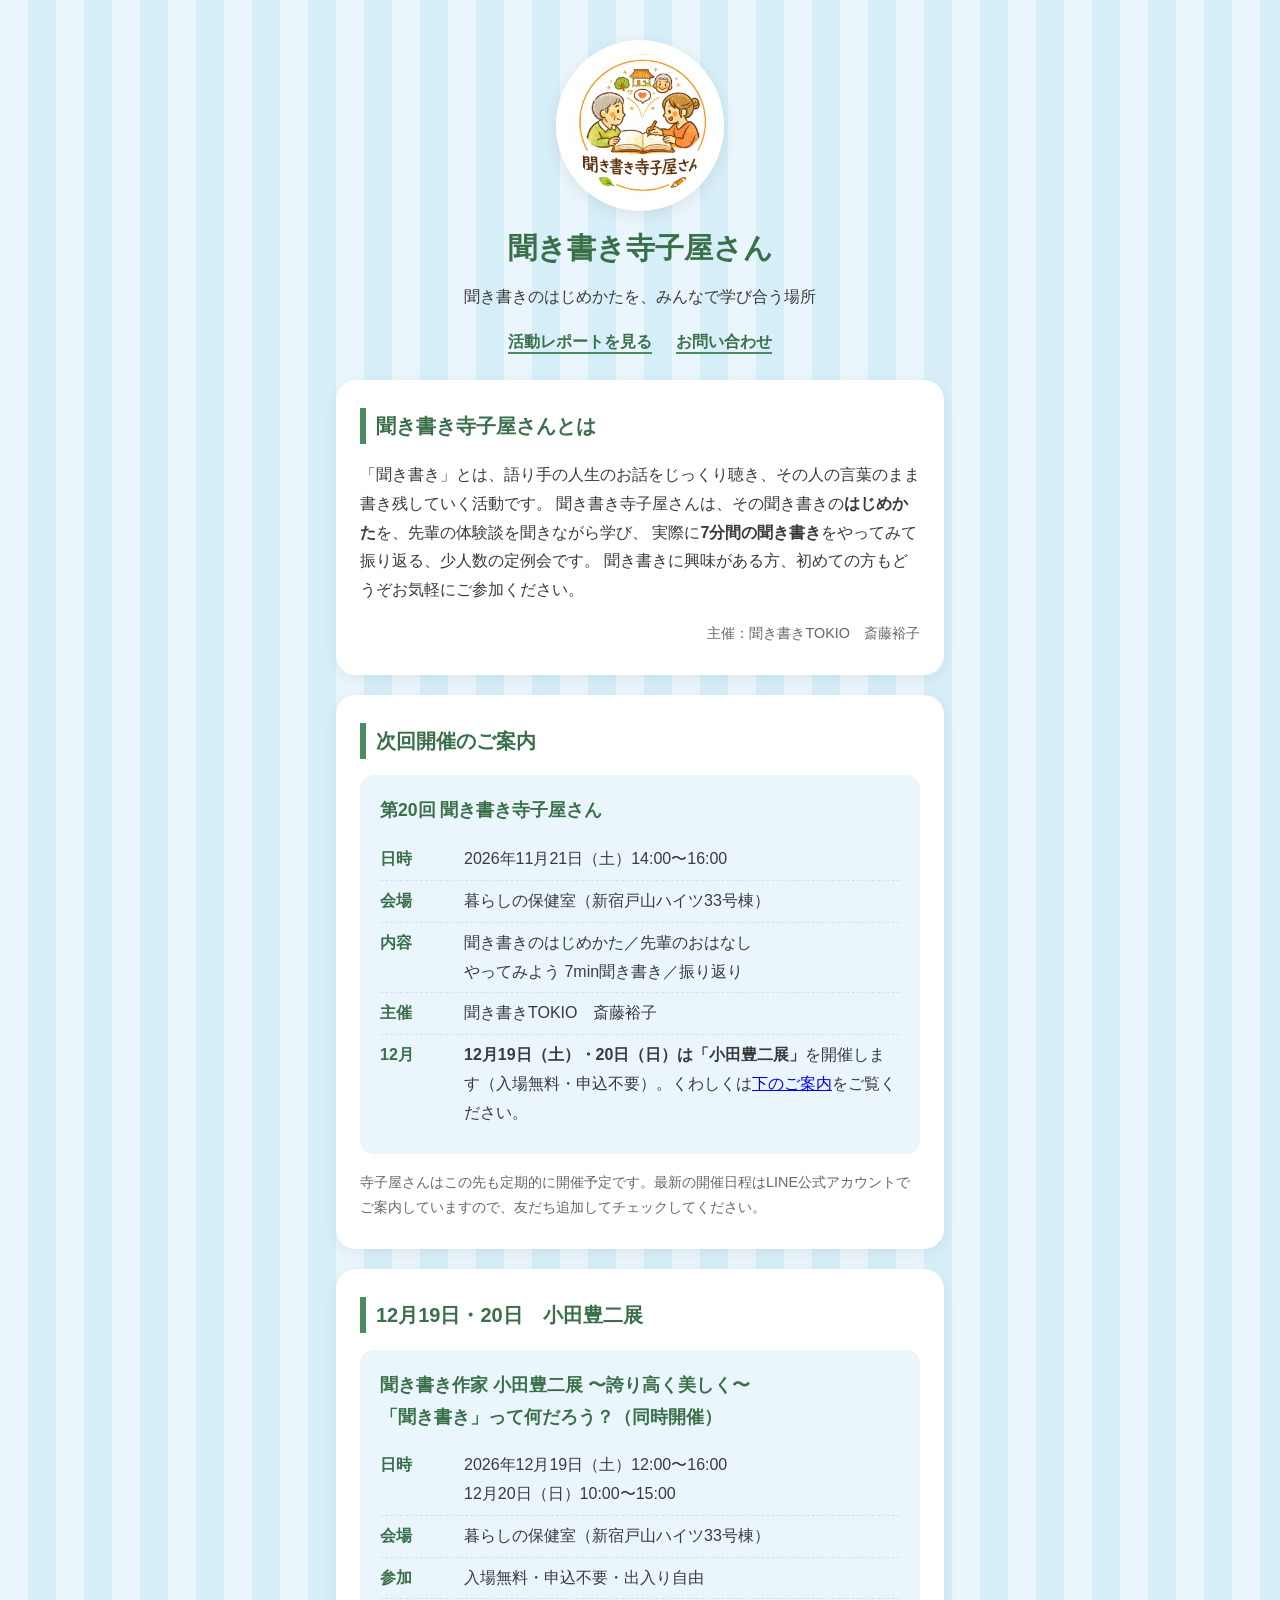
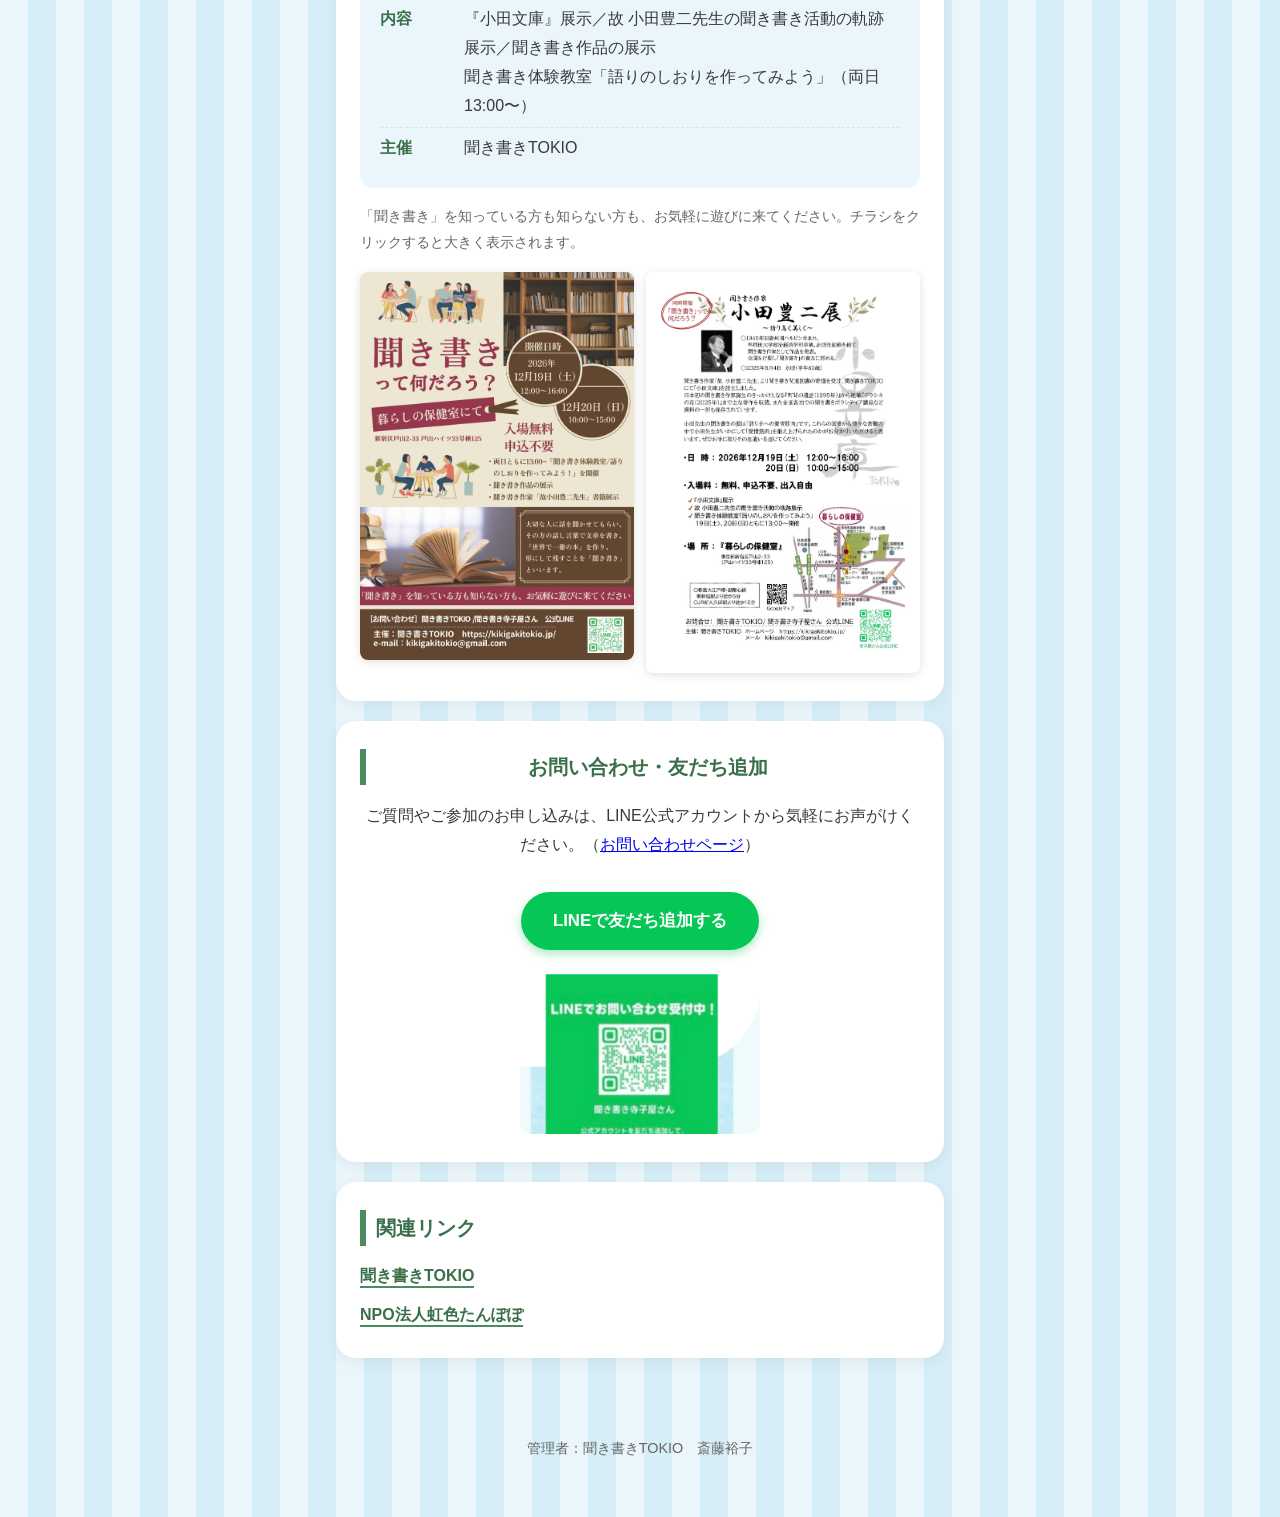
<file: website/index.html>
<!DOCTYPE html>
<html lang="ja">
<head>
<meta charset="UTF-8">
<meta name="viewport" content="width=device-width, initial-scale=1.0">
<title>聞き書き寺子屋さん｜新宿・暮らしの保健室で開く聞き書きの会</title>
<meta name="description" content="聞き書き寺子屋さんは、聞き書きのはじめかたを学び合う定例会です。暮らしの保健室（新宿戸山ハイツ33号棟）で開催。LINE公式アカウントで最新情報をご案内しています。">
<link rel="canonical" href="https://kikigaki-terakoya.pages.dev/">
<meta property="og:type" content="website">
<meta property="og:site_name" content="聞き書き寺子屋さん">
<meta property="og:title" content="聞き書き寺子屋さん｜新宿・暮らしの保健室で開く聞き書きの会">
<meta property="og:description" content="聞き書き寺子屋さんは、聞き書きのはじめかたを学び合う定例会です。暮らしの保健室（新宿戸山ハイツ33号棟）で開催。LINE公式アカウントで最新情報をご案内しています。">
<meta property="og:url" content="https://kikigaki-terakoya.pages.dev/">
<meta property="og:image" content="https://kikigaki-terakoya.pages.dev/img/logo.png">
<link rel="stylesheet" href="styles.css">
</head>
<body>

<header class="hero">
  <img src="img/logo.png" alt="聞き書き寺子屋さん ロゴ" class="logo">
  <h1>聞き書き寺子屋さん</h1>
  <p class="tagline">聞き書きのはじめかたを、みんなで学び合う場所</p>
  <nav class="site-nav">
    <a href="reports.html">活動レポートを見る</a>
    <a href="contact.html" class="nav-gap">お問い合わせ</a>
  </nav>
</header>

<main>

  <section class="card about">
    <h2>聞き書き寺子屋さんとは</h2>
    <p>
      「聞き書き」とは、語り手の人生のお話をじっくり聴き、その人の言葉のまま書き残していく活動です。
      聞き書き寺子屋さんは、その聞き書きの<strong>はじめかた</strong>を、先輩の体験談を聞きながら学び、
      実際に<strong>7分間の聞き書き</strong>をやってみて振り返る、少人数の定例会です。
      聞き書きに興味がある方、初めての方もどうぞお気軽にご参加ください。
    </p>
    <p class="organizer">主催：聞き書きTOKIO　斎藤裕子</p>
  </section>

  <section class="card event">
    <h2>次回開催のご案内</h2>
    <div class="event-box">
      <p class="event-title">第20回 聞き書き寺子屋さん</p>
      <dl class="event-details">
        <div><dt>日時</dt><dd>2026年11月21日（土）14:00〜16:00</dd></div>
        <div><dt>会場</dt><dd>暮らしの保健室（新宿戸山ハイツ33号棟）</dd></div>
        <div><dt>内容</dt><dd>聞き書きのはじめかた／先輩のおはなし<br>やってみよう 7min聞き書き／振り返り</dd></div>
        <div><dt>主催</dt><dd>聞き書きTOKIO　斎藤裕子</dd></div>
        <div><dt>12月</dt><dd><strong>12月19日（土）・20日（日）は「小田豊二展」</strong>を開催します（入場無料・申込不要）。くわしくは<a href="#oda-ten">下のご案内</a>をご覧ください。</dd></div>
      </dl>
    </div>
    <p class="event-note">寺子屋さんはこの先も定期的に開催予定です。最新の開催日程はLINE公式アカウントでご案内していますので、友だち追加してチェックしてください。</p>
  </section>

  <section class="card event" id="oda-ten">
    <h2>12月19日・20日　小田豊二展</h2>
    <div class="event-box">
      <p class="event-title">聞き書き作家 小田豊二展 〜誇り高く美しく〜<br>「聞き書き」って何だろう？（同時開催）</p>
      <dl class="event-details">
        <div><dt>日時</dt><dd>2026年12月19日（土）12:00〜16:00<br>12月20日（日）10:00〜15:00</dd></div>
        <div><dt>会場</dt><dd>暮らしの保健室（新宿戸山ハイツ33号棟）</dd></div>
        <div><dt>参加</dt><dd>入場無料・申込不要・出入り自由</dd></div>
        <div><dt>内容</dt><dd>『小田文庫』展示／故 小田豊二先生の聞き書き活動の軌跡展示／聞き書き作品の展示<br>聞き書き体験教室「語りのしおりを作ってみよう」（両日13:00〜）</dd></div>
        <div><dt>主催</dt><dd>聞き書きTOKIO</dd></div>
      </dl>
    </div>
    <p class="event-note">「聞き書き」を知っている方も知らない方も、お気軽に遊びに来てください。チラシをクリックすると大きく表示されます。</p>
    <div class="flyer-pair">
      <a href="img/events/oda-ten-20261219-omote.jpg" target="_blank" rel="noopener"><img src="img/events/oda-ten-20261219-omote.jpg" alt="小田豊二展のチラシ（表）：聞き書きって何だろう？ 12月19日・20日 暮らしの保健室にて"></a>
      <a href="img/events/oda-ten-20261219-ura.jpg" target="_blank" rel="noopener"><img src="img/events/oda-ten-20261219-ura.jpg" alt="小田豊二展のチラシ（裏）：日時・場所・地図・お問い合わせ"></a>
    </div>
  </section>

  <section class="card contact">
    <h2>お問い合わせ・友だち追加</h2>
    <p>ご質問やご参加のお申し込みは、LINE公式アカウントから気軽にお声がけください。（<a href="contact.html">お問い合わせページ</a>）</p>
    <a class="line-button" href="https://lin.ee/5P944JB" target="_blank" rel="noopener">
      LINEで友だち追加する
    </a>
    <img src="img/line_qr.png" alt="聞き書き寺子屋さん公式LINE QRコード" class="qr">
  </section>

  <section class="card links">
    <h2>関連リンク</h2>
    <ul class="link-list">
      <li><a href="https://kikigakitokio.jp/" target="_blank" rel="noopener">聞き書きTOKIO</a></li>
      <li><a href="https://watari-tanpopo.org/" target="_blank" rel="noopener">NPO法人虹色たんぽぽ</a></li>
    </ul>
  </section>

</main>

<footer>
  <p>管理者：聞き書きTOKIO　斎藤裕子</p>
</footer>

</body>
</html>
</file>
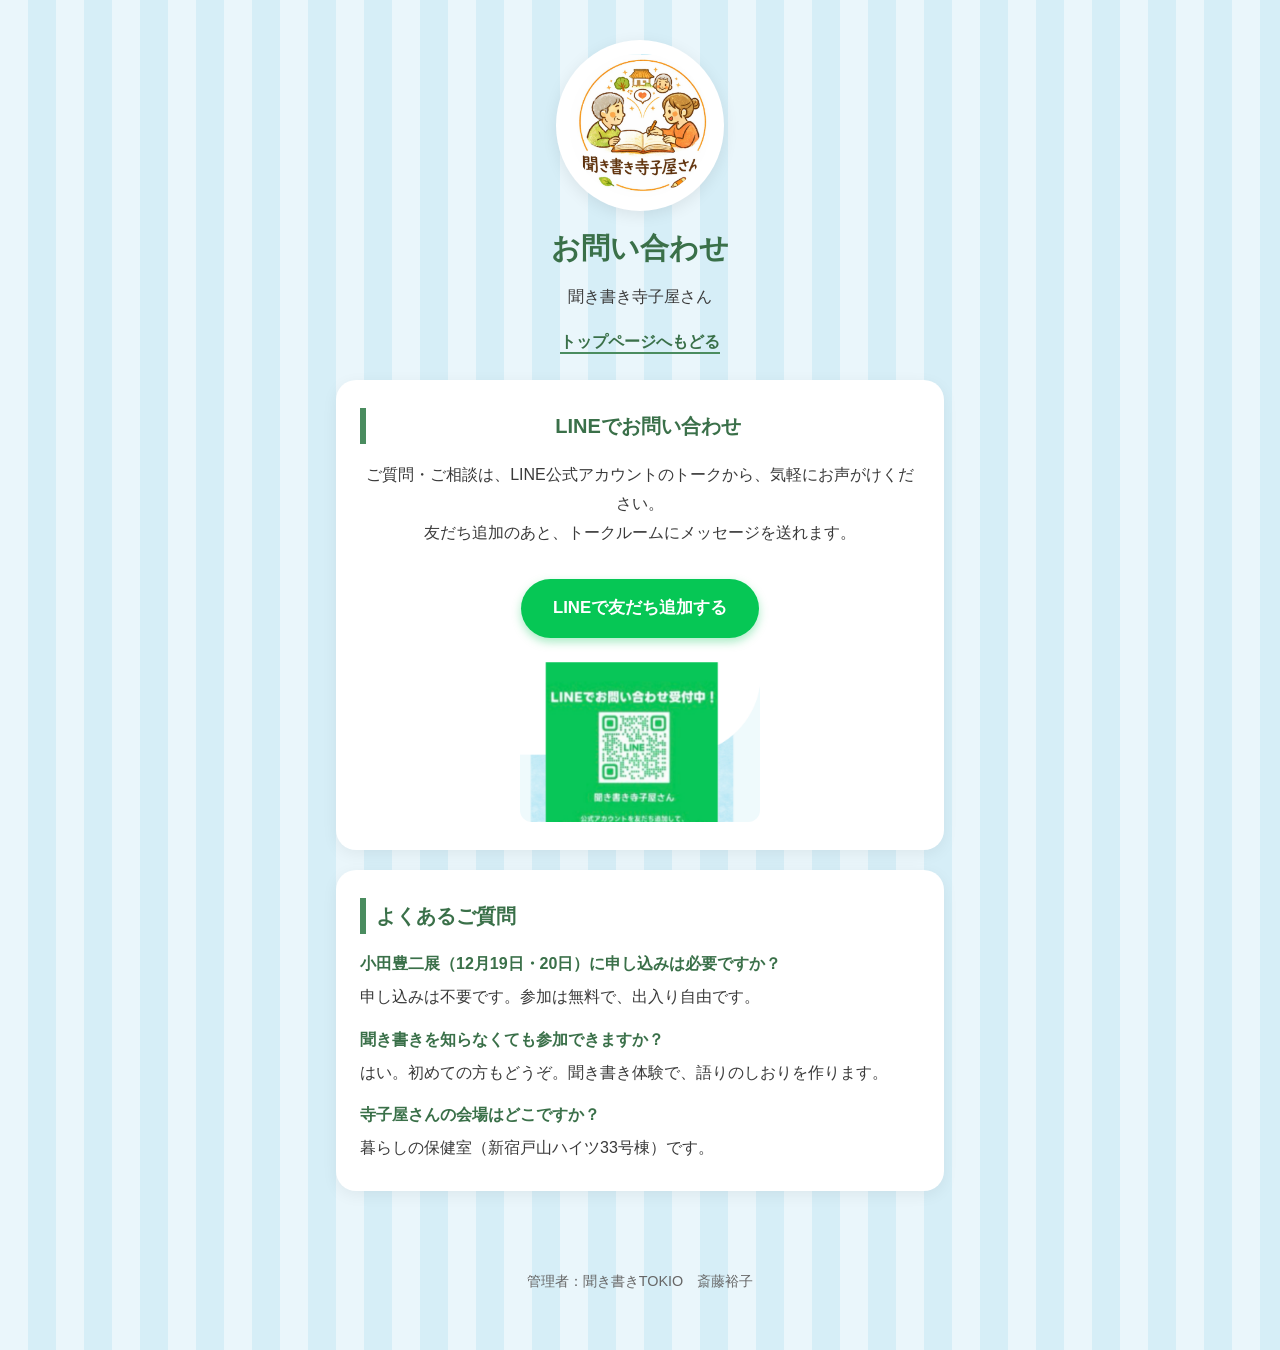
<file: website/contact.html>
<!DOCTYPE html>
<html lang="ja">
<head>
<meta charset="UTF-8">
<meta name="viewport" content="width=device-width, initial-scale=1.0">
<title>お問い合わせ｜聞き書き寺子屋さん</title>
<meta name="description" content="聞き書き寺子屋さんへのお問い合わせ窓口です。LINE公式アカウントから、気軽にご質問ください。">
<link rel="canonical" href="https://kikigaki-terakoya.pages.dev/contact">
<meta property="og:type" content="website">
<meta property="og:site_name" content="聞き書き寺子屋さん">
<meta property="og:title" content="お問い合わせ｜聞き書き寺子屋さん">
<meta property="og:description" content="聞き書き寺子屋さんへのお問い合わせ窓口です。LINE公式アカウントから、気軽にご質問ください。">
<meta property="og:url" content="https://kikigaki-terakoya.pages.dev/contact">
<meta property="og:image" content="https://kikigaki-terakoya.pages.dev/img/logo.png">
<link rel="stylesheet" href="styles.css">
</head>
<body>

<header class="hero">
  <img src="img/logo.png" alt="聞き書き寺子屋さん ロゴ" class="logo">
  <h1>お問い合わせ</h1>
  <p class="tagline">聞き書き寺子屋さん</p>
  <nav class="site-nav">
    <a href="index.html">トップページへもどる</a>
  </nav>
</header>

<main>

  <section class="card contact">
    <h2>LINEでお問い合わせ</h2>
    <p>ご質問・ご相談は、LINE公式アカウントのトークから、気軽にお声がけください。<br>友だち追加のあと、トークルームにメッセージを送れます。</p>
    <a class="line-button" href="https://lin.ee/5P944JB" target="_blank" rel="noopener">
      LINEで友だち追加する
    </a>
    <img src="img/line_qr.png" alt="聞き書き寺子屋さん公式LINE QRコード" class="qr">
  </section>

  <section class="card">
    <h2>よくあるご質問</h2>
    <dl class="faq">
      <dt>小田豊二展（12月19日・20日）に申し込みは必要ですか？</dt>
      <dd>申し込みは不要です。参加は無料で、出入り自由です。</dd>
      <dt>聞き書きを知らなくても参加できますか？</dt>
      <dd>はい。初めての方もどうぞ。聞き書き体験で、語りのしおりを作ります。</dd>
      <dt>寺子屋さんの会場はどこですか？</dt>
      <dd>暮らしの保健室（新宿戸山ハイツ33号棟）です。</dd>
    </dl>
  </section>

</main>

<footer>
  <p>管理者：聞き書きTOKIO　斎藤裕子</p>
</footer>

</body>
</html>
</file>
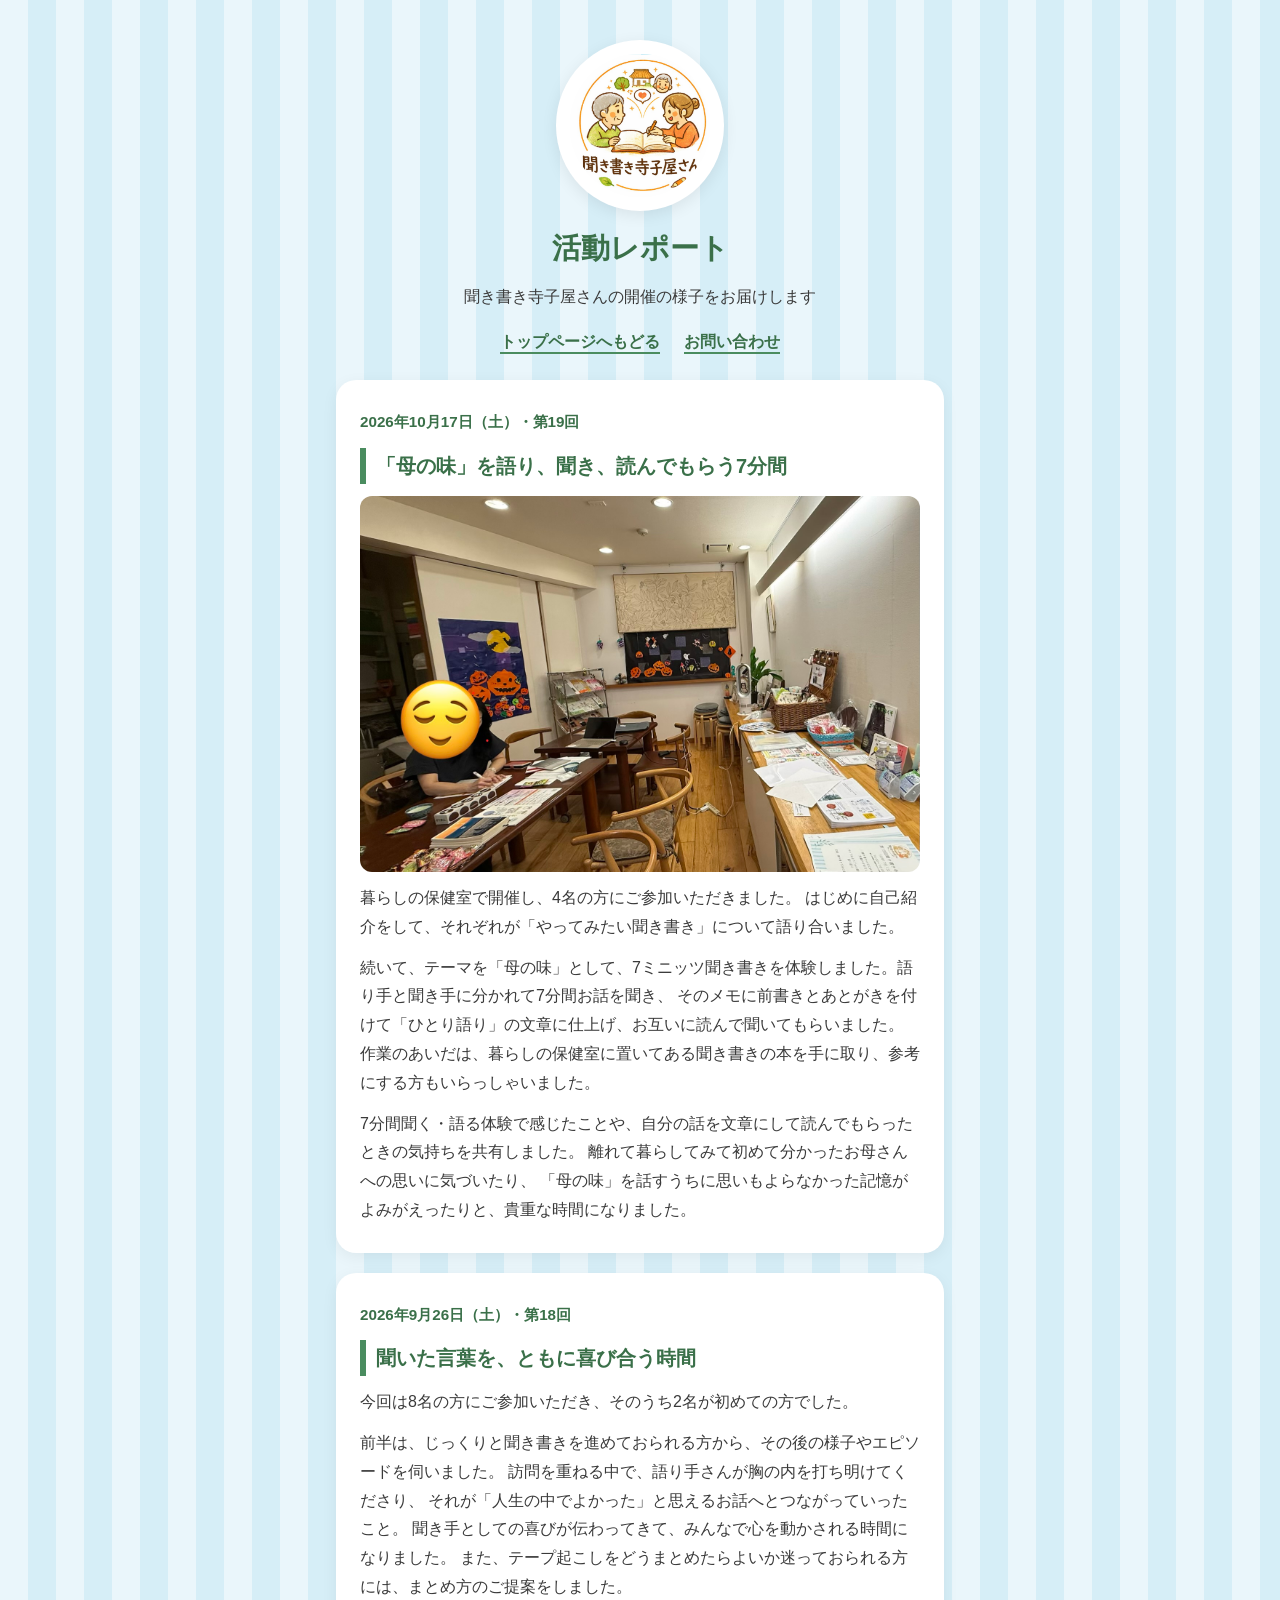
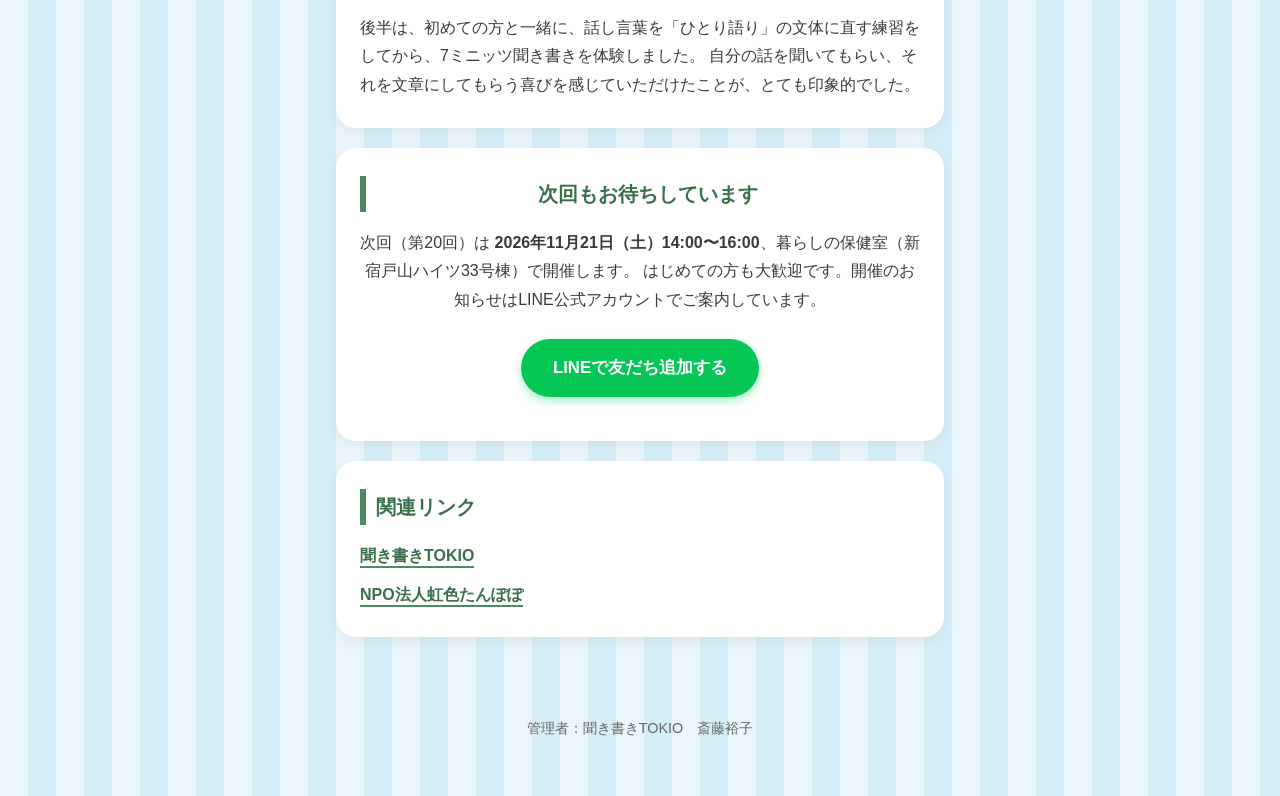
<file: website/reports.html>
<!DOCTYPE html>
<html lang="ja">
<head>
<meta charset="UTF-8">
<meta name="viewport" content="width=device-width, initial-scale=1.0">
<title>活動レポート｜聞き書き寺子屋さん</title>
<meta name="description" content="聞き書き寺子屋さんの開催の様子をレポートしています。">
<link rel="canonical" href="https://kikigaki-terakoya.pages.dev/reports">
<meta property="og:type" content="website">
<meta property="og:site_name" content="聞き書き寺子屋さん">
<meta property="og:title" content="活動レポート｜聞き書き寺子屋さん">
<meta property="og:description" content="聞き書き寺子屋さんの開催の様子をレポートしています。">
<meta property="og:url" content="https://kikigaki-terakoya.pages.dev/reports">
<meta property="og:image" content="https://kikigaki-terakoya.pages.dev/img/logo.png">
<link rel="stylesheet" href="styles.css">
</head>
<body>

<header class="hero">
  <img src="img/logo.png" alt="聞き書き寺子屋さん ロゴ" class="logo">
  <h1>活動レポート</h1>
  <p class="tagline">聞き書き寺子屋さんの開催の様子をお届けします</p>
  <nav class="site-nav">
    <a href="index.html">トップページへもどる</a>
    <a href="contact.html" class="nav-gap">お問い合わせ</a>
  </nav>
</header>

<main>

  <!--
    レポートを追加するときは、この下に .report カードを1つずつ追加する（新しい回を上に）。
    写真は img/reports/ に置き、report-photos の中に <img> を追加する。
    参加者が特定できる写真・個人情報を載せる際は、事前に本人へ掲載の確認を取ってから追加すること。

    追加するカードのひな形：

    <article class="card report">
      <p class="report-date">2026年9月26日（土）・第18回</p>
      <h2>ここに一言タイトル</h2>
      <div class="report-photos">
        <img src="img/reports/例.jpg" alt="開催の様子">
      </div>
      <p class="report-text">
        ここに当日の様子・感想などのレポート本文を書く。
      </p>
    </article>
  -->

  <article class="card report">
    <p class="report-date">2026年10月17日（土）・第19回</p>
    <h2>「母の味」を語り、聞き、読んでもらう7分間</h2>
    <div class="report-photos">
      <img src="img/reports/report-19-20261017.jpeg" alt="暮らしの保健室での開催の様子">
    </div>
    <p class="report-text">
      暮らしの保健室で開催し、4名の方にご参加いただきました。
      はじめに自己紹介をして、それぞれが「やってみたい聞き書き」について語り合いました。
    </p>
    <p class="report-text">
      続いて、テーマを「母の味」として、7ミニッツ聞き書きを体験しました。語り手と聞き手に分かれて7分間お話を聞き、
      そのメモに前書きとあとがきを付けて「ひとり語り」の文章に仕上げ、お互いに読んで聞いてもらいました。
      作業のあいだは、暮らしの保健室に置いてある聞き書きの本を手に取り、参考にする方もいらっしゃいました。
    </p>
    <p class="report-text">
      7分間聞く・語る体験で感じたことや、自分の話を文章にして読んでもらったときの気持ちを共有しました。
      離れて暮らしてみて初めて分かったお母さんへの思いに気づいたり、
      「母の味」を話すうちに思いもよらなかった記憶がよみがえったりと、貴重な時間になりました。
    </p>
  </article>

  <article class="card report">
    <p class="report-date">2026年9月26日（土）・第18回</p>
    <h2>聞いた言葉を、ともに喜び合う時間</h2>
    <p class="report-text">
      今回は8名の方にご参加いただき、そのうち2名が初めての方でした。
    </p>
    <p class="report-text">
      前半は、じっくりと聞き書きを進めておられる方から、その後の様子やエピソードを伺いました。
      訪問を重ねる中で、語り手さんが胸の内を打ち明けてくださり、
      それが「人生の中でよかった」と思えるお話へとつながっていったこと。
      聞き手としての喜びが伝わってきて、みんなで心を動かされる時間になりました。
      また、テープ起こしをどうまとめたらよいか迷っておられる方には、まとめ方のご提案をしました。
    </p>
    <p class="report-text">
      後半は、初めての方と一緒に、話し言葉を「ひとり語り」の文体に直す練習をしてから、7ミニッツ聞き書きを体験しました。
      自分の話を聞いてもらい、それを文章にしてもらう喜びを感じていただけたことが、とても印象的でした。
    </p>
  </article>

  <section class="card empty-state">
    <h2>次回もお待ちしています</h2>
    <p>
      次回（第20回）は <strong>2026年11月21日（土）14:00〜16:00</strong>、暮らしの保健室（新宿戸山ハイツ33号棟）で開催します。
      はじめての方も大歓迎です。開催のお知らせはLINE公式アカウントでご案内しています。
    </p>
    <a class="line-button" href="https://lin.ee/5P944JB" target="_blank" rel="noopener">
      LINEで友だち追加する
    </a>
  </section>

  <section class="card links">
    <h2>関連リンク</h2>
    <ul class="link-list">
      <li><a href="https://kikigakitokio.jp/" target="_blank" rel="noopener">聞き書きTOKIO</a></li>
      <li><a href="https://watari-tanpopo.org/" target="_blank" rel="noopener">NPO法人虹色たんぽぽ</a></li>
    </ul>
  </section>

</main>

<footer>
  <p>管理者：聞き書きTOKIO　斎藤裕子</p>
</footer>

</body>
</html>
</file>
<file: website/styles.css>
:root {
  --stripe-light: #eaf6fb;
  --stripe-dark: #d6eef7;
  --green: #4a8c5f;
  --green-dark: #3a7049;
  --line-green: #06c755;
  --line-green-dark: #05a648;
  --text: #3a3a3a;
  --card-bg: #ffffff;
  --card-radius: 20px;
}

* {
  box-sizing: border-box;
}

body {
  margin: 0;
  font-family: "Hiragino Maru Gothic ProN", "Yu Gothic", "Meiryo", sans-serif;
  color: var(--text);
  background-color: var(--stripe-light);
  background-image: repeating-linear-gradient(
    90deg,
    var(--stripe-light),
    var(--stripe-light) 28px,
    var(--stripe-dark) 28px,
    var(--stripe-dark) 56px
  );
  line-height: 1.8;
}

.hero {
  text-align: center;
  padding: 40px 20px 24px;
}

.logo {
  box-sizing: content-box;
  padding: 14px;
  width: 140px;
  height: auto;
  display: block;
  margin: 0 auto 12px;
  border-radius: 50%;
  background: #fff;
  box-shadow: 0 4px 16px rgba(0, 0, 0, 0.08);
}

.hero h1 {
  font-size: 1.8rem;
  margin: 0 0 8px;
  color: var(--green-dark);
}

.tagline {
  margin: 0;
  font-size: 1rem;
  color: var(--text);
}

.site-nav {
  margin-top: 16px;
}

.site-nav a {
  color: var(--green-dark);
  font-weight: bold;
  text-decoration: none;
  border-bottom: 2px solid var(--green);
  padding-bottom: 2px;
}

.site-nav .nav-gap {
  margin-left: 20px;
}

.site-nav a:hover,
.site-nav a:focus {
  color: var(--green);
}

.report {
  display: flex;
  flex-direction: column;
  gap: 12px;
}

.report-date {
  margin: 0;
  font-weight: bold;
  color: var(--green-dark);
  font-size: 0.95rem;
}

.report h2 {
  margin: 0;
  font-size: 1.15rem;
  color: var(--green-dark);
  border-left: none;
  padding-left: 0;
}

.report-photos {
  display: grid;
  grid-template-columns: repeat(auto-fit, minmax(140px, 1fr));
  gap: 10px;
}

.report-photos img {
  width: 100%;
  height: auto;
  border-radius: 12px;
  display: block;
}

.report-text {
  margin: 0;
}

.empty-state {
  text-align: center;
}

.empty-state .line-button {
  margin-top: 8px;
}

main {
  max-width: 640px;
  margin: 0 auto;
  padding: 0 16px 40px;
  display: flex;
  flex-direction: column;
  gap: 20px;
}

.card {
  background: var(--card-bg);
  border-radius: var(--card-radius);
  padding: 28px 24px;
  box-shadow: 0 4px 16px rgba(0, 0, 0, 0.06);
}

.card h2 {
  margin-top: 0;
  font-size: 1.25rem;
  color: var(--green-dark);
  border-left: 6px solid var(--green);
  padding-left: 10px;
}

.event-box {
  background: var(--stripe-light);
  border-radius: 14px;
  padding: 20px;
  margin: 16px 0;
}

.event-title {
  font-weight: bold;
  font-size: 1.1rem;
  margin: 0 0 12px;
  color: var(--green-dark);
}

.event-details {
  margin: 0;
}

.event-details > div {
  display: flex;
  gap: 12px;
  padding: 6px 0;
  border-bottom: 1px dashed #cfe4ec;
}

.event-details > div:last-child {
  border-bottom: none;
}

.event-details dt {
  flex: 0 0 4.5em;
  font-weight: bold;
  color: var(--green-dark);
}

.event-details dd {
  margin: 0;
  flex: 1;
}

.organizer {
  text-align: right;
  font-size: 0.9rem;
  color: #666;
  margin-bottom: 0;
}

.event-note {
  font-size: 0.9rem;
  color: #666;
  margin-bottom: 0;
}

.contact {
  text-align: center;
}

.line-button {
  display: inline-block;
  margin: 16px 0;
  padding: 14px 32px;
  background: var(--line-green);
  color: #fff;
  font-weight: bold;
  font-size: 1.05rem;
  text-decoration: none;
  border-radius: 999px;
  box-shadow: 0 4px 10px rgba(6, 199, 85, 0.35);
  transition: background 0.2s ease;
}

.line-button:hover,
.line-button:focus {
  background: var(--line-green-dark);
}

.qr {
  display: block;
  max-width: 240px;
  width: 100%;
  height: auto;
  margin: 8px auto 0;
  border-radius: 12px;
}

.flyer-pair {
  display: grid;
  grid-template-columns: repeat(auto-fit, minmax(240px, 1fr));
  gap: 12px;
  margin-top: 16px;
}

.flyer-pair img {
  width: 100%;
  height: auto;
  display: block;
  border-radius: 8px;
  box-shadow: 0 2px 10px rgba(0, 0, 0, 0.12);
}

.faq {
  margin: 0;
}

.faq dt {
  font-weight: bold;
  color: var(--green-dark);
  margin-top: 14px;
}

.faq dt:first-child {
  margin-top: 0;
}

.faq dd {
  margin: 4px 0 0;
}

.link-list {
  list-style: none;
  margin: 0;
  padding: 0;
  display: flex;
  flex-direction: column;
  gap: 10px;
}

.link-list a {
  color: var(--green-dark);
  font-weight: bold;
  text-decoration: none;
  border-bottom: 2px solid var(--green);
  padding-bottom: 2px;
}

.link-list a:hover,
.link-list a:focus {
  color: var(--green);
}

footer {
  text-align: center;
  padding: 24px 16px 40px;
  font-size: 0.9rem;
  color: #666;
}

@media (max-width: 420px) {
  .hero h1 {
    font-size: 1.5rem;
  }

  .card {
    padding: 22px 18px;
  }
}
</file>
